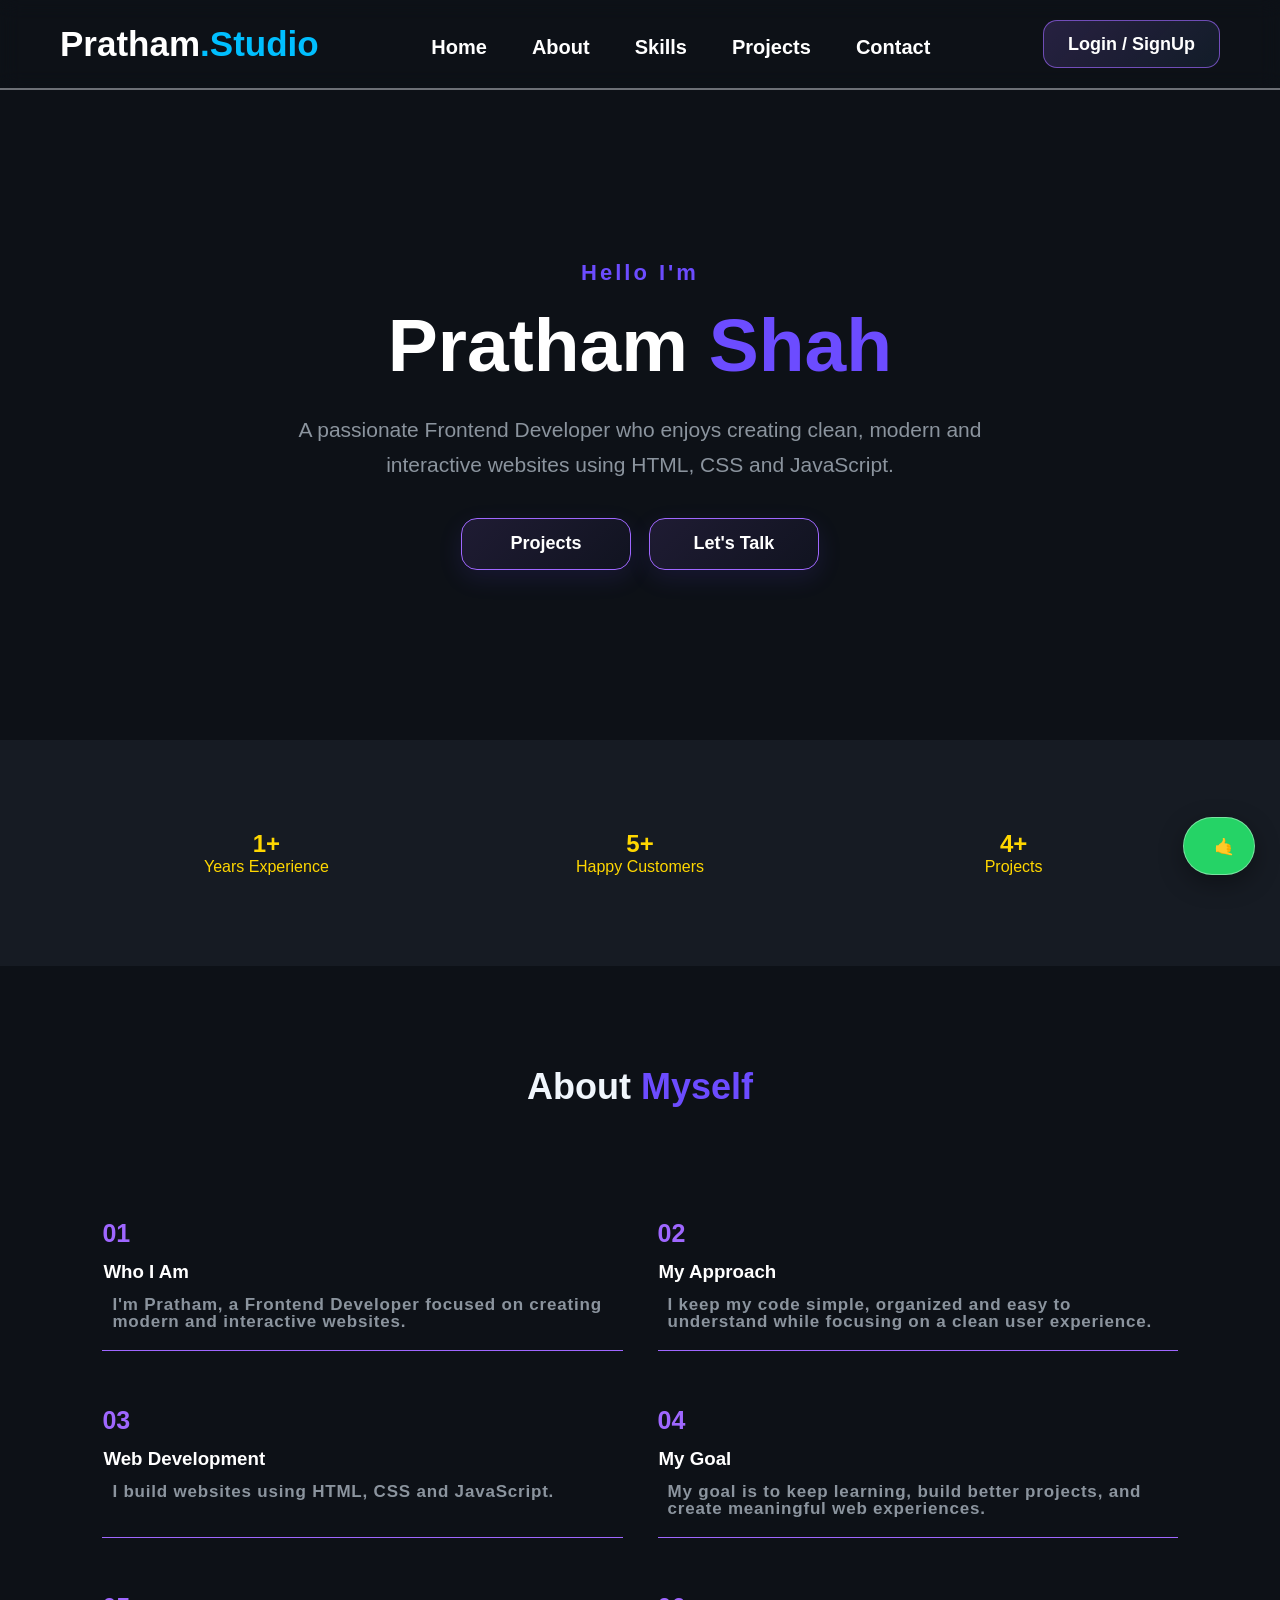
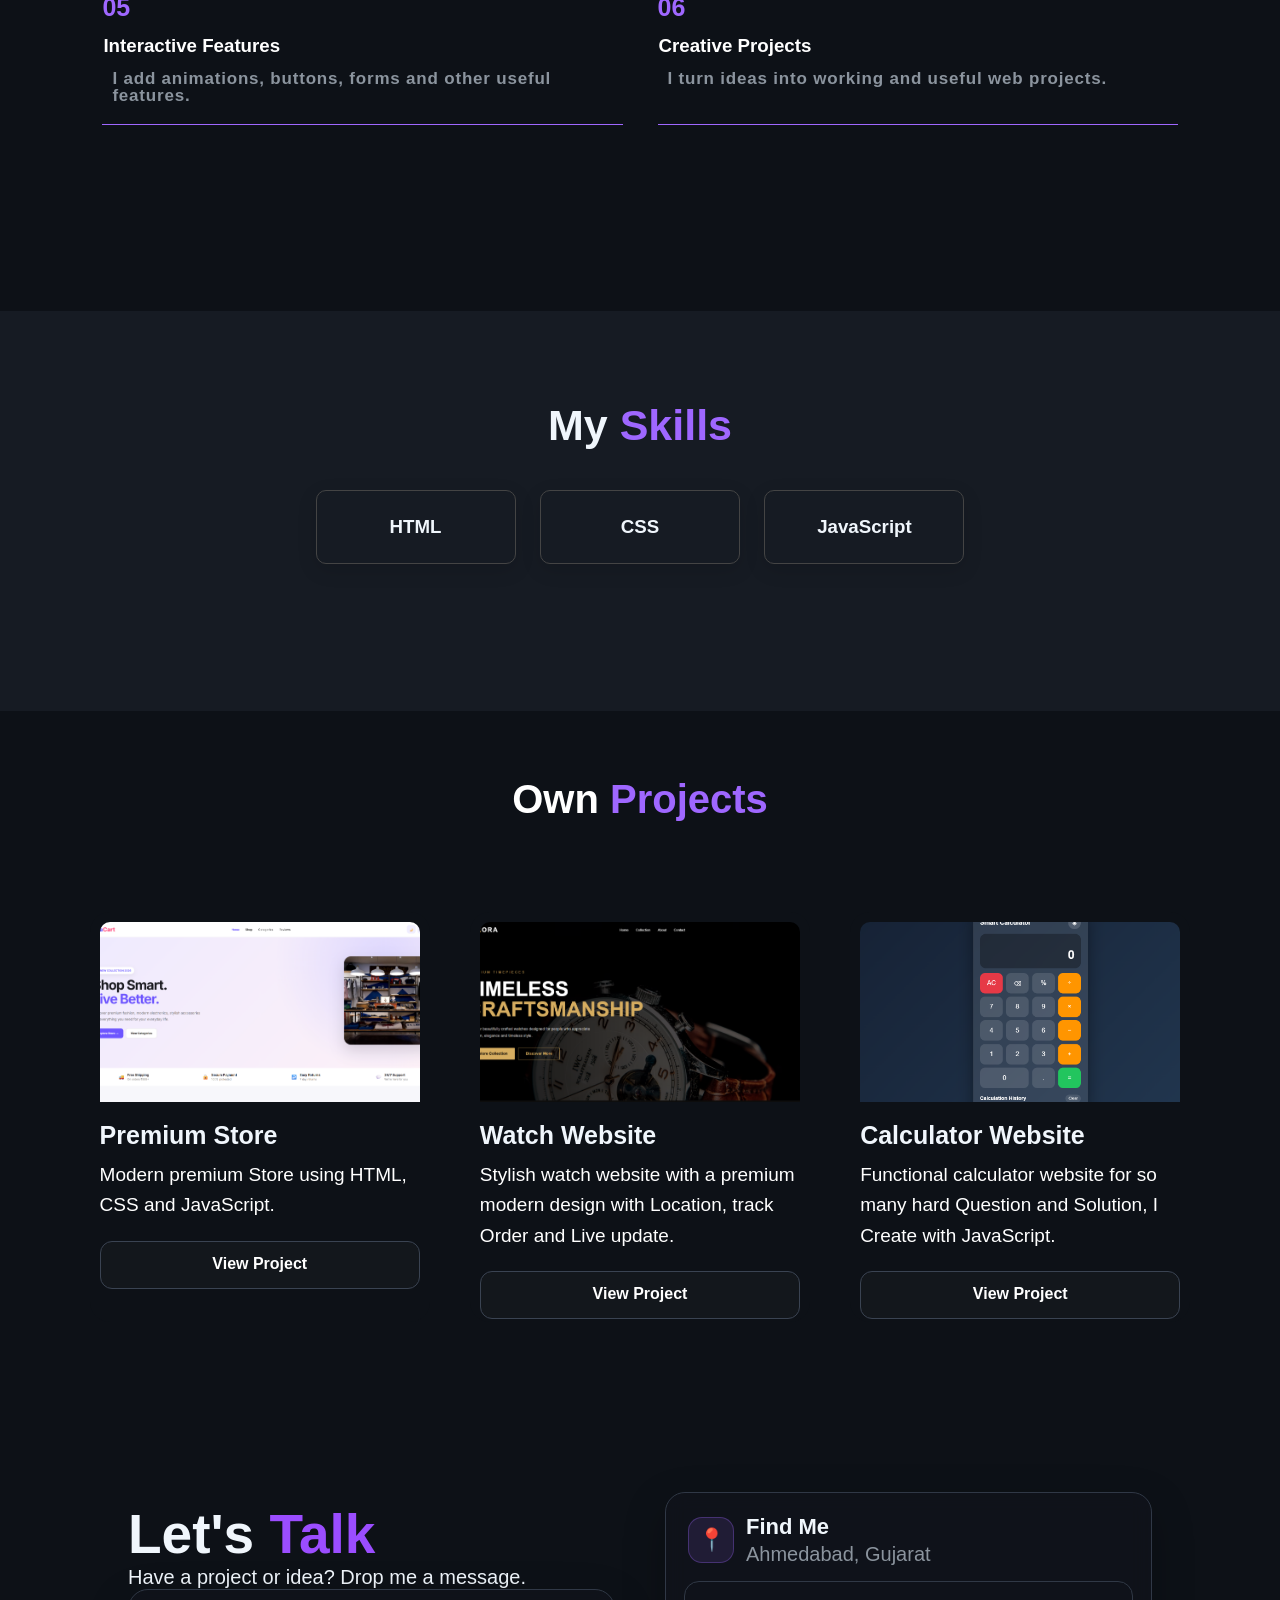
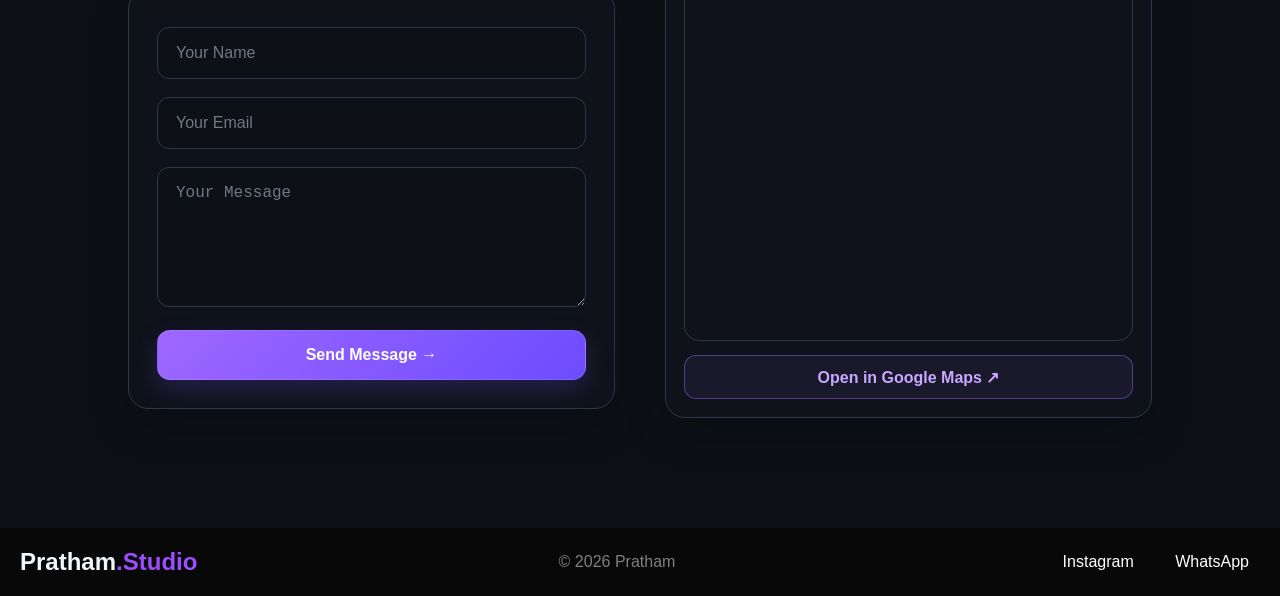
<file: index.html>
<!DOCTYPE html>
<html lang="en">

<head>
    <meta charset="UTF-8">
    <meta name="viewport" content="width=device-width, initial-scale=1.0">
    <title>My Website</title>
    <link rel="stylesheet" href="style1.css">
</head>

<body>

    <!-- NAVBAR -->

    <nav>
        <div class="a1">
            Pratham<span>.Studio</span>
        </div>

        <ul class="a2">
            <li><a href="#" id="l1">Home</a></li>
            <li><a href="#c1" id="l2">About</a></li>
            <li><a href="#z1" id="l3">Skills</a></li>
            <li><a href="#d2" id="l4">Projects</a></li>
            <li><a href="#contact" id="l5">Contact</a></li>
        </ul>

        <a href="login.html" class="a3">Login / SignUp</a>
    </nav>

    <!-- hero -->

    <section class="b1">
        <div id="b2">
            <div class="b3">Hello I'm</div>
            <h1>Pratham <span>Shah</span></h1>
            <p>A passionate Frontend Developer who enjoys
                creating clean, modern and interactive websites
                using HTML, CSS and JavaScript.</p>
            <div>
                <button type="button" class="b4" onclick="location.href='#d2'">Projects</button>&nbsp;&nbsp;&nbsp;
                <button type="button" class="b4"onclick="location.href='#contact'">Let's Talk</button>
            </div>
        </div>
    </section>

    <!-- My experience -->

    <section class="stats">

        <div class="stat">
            <h2>1+</h2>
            <p>Years Experience</p>
        </div>

        <div class="stat">
            <h2>5+</h2>
            <p>Happy Customers</p>
        </div>

        <div class="stat">
            <h2>4+</h2>
            <p>Projects</p>
        </div>

    </section>

    <!-- About -->

    <section id="c1">
        <div class="c2-title">
            <h2>About <span>Myself</span></h2>
        </div>
        <br><br>
        <div class="c3">
            <div>
                <span>01</span>
                <h3>Who I Am</h3>
                <p>I'm Pratham, a Frontend Developer focused on creating modern and interactive websites.</p>
            </div>
            <div>
                <span>02</span>
                <h3>My Approach</h3>
                <p>I keep my code simple, organized and easy to understand while focusing on a clean user experience.
                </p>
            </div>
            <div>
                <span>03</span>
                <h3>Web Development</h3>
                <p>I build websites using HTML, CSS and JavaScript.</p>
            </div>
            <div>
                <span>04</span>
                <h3>My Goal</h3>
                <p>My goal is to keep learning, build better projects, and create meaningful web experiences.</p>
            </div>
            <div>
                <span>05</span>
                <h3>Interactive Features</h3>
                <p>I add animations, buttons, forms and other useful features.</p>
            </div>
            <div>
                <span>06</span>
                <h3>Creative Projects</h3>
                <p>I turn ideas into working and useful web projects.</p>
            </div>
        </div>
    </section>
    <br><br>
    <section class="skills">
        <div id="z1">
            <h2>My <span>Skills</span></h2>
        </div>

        <div class="skill-box" onmouseenter="showText('html')" onmouseleave="hideText()">
            <h3>HTML</h3>
        </div>

        <div class="skill-box" onmouseenter="showText('css')" onmouseleave="hideText()">
            <h3>CSS</h3>
        </div>

        <div class="skill-box" onmouseenter="showText('js')" onmouseleave="hideText()">
            <h3>JavaScript</h3>
        </div>

        <p id="skill-text"></p>

    </section>
    <br><br>
    <div>
        <h1 id="d2">Own <span>Projects</span></h1>
    </div>

    <section class="d1" id="d1">

        <div>
            <img src="Screenshot 2026-09-14 160848.png" alt="Frontend Website">
            <h3>Premium Store</h3>
            <p>Modern premium Store using HTML, CSS and JavaScript.</p>
            <a href="Premium Store.html" target="_blank">View Project</a>
        </div>

        <div>
            <img src="Screenshot 2026-08-30 172807.png" alt="Watch Website">
            <h3>Watch Website</h3>
            <p>Stylish watch website with a premium modern design with Location, track Order and Live update.</p>
            <a href="watch.html">View Project</a>
        </div>

        <div>
            <img src="Screenshot 2026-08-30 172733.png" alt="Calculator Website">
            <h3>Calculator Website</h3>
            <p>Functional calculator website for so many hard Question and Solution, I Create with JavaScript.</p>
            <a href="Calculator.html">View Project</a>
        </div>

    </section>

    <!-- Contact Section -->

    <section class="contact" id="contact">

        <div class="contact-left">
            <h2>Let's <span>Talk</span></h2>
            <p>Have a project or idea? Drop me a message.</p>

            <form>
                <input type="text" placeholder="Your Name">
                <input type="email" placeholder="Your Email">
                <textarea placeholder="Your Message"></textarea>
                <button type="submit">Send Message →</button>
            </form>
        </div>

        <div class="contact-map">
            <div class="map-card">
                <div class="map-heading">
                    <span class="map-dot">📍</span>
                    <div>
                        <h3>Find Me</h3>
                        <p>Ahmedabad, Gujarat</p>
                    </div>
                </div>

                <div class="map-frame">
                    <iframe
                        src="https://www.openstreetmap.org/export/embed.html?bbox=72.45%2C22.95%2C72.70%2C23.15&amp;layer=mapnik&amp;marker=23.0225%2C72.5714"
                        loading="lazy" title="Map showing Ahmedabad, Gujarat">
                    </iframe>
                </div>

                <a class="map-link" href="https://www.google.com/maps/search/?api=1&amp;query=Ahmedabad%2C%20Gujarat"
                    target="_blank" rel="noopener noreferrer">
                    Open in Google Maps ↗
                </a>
            </div>
        </div>

    </section>


    <!-- WhatsApp Floating Button -->
    <a href="https://wa.me/91XXXXXXXXXX?text=Hello%20Pratham%2C%20I%20want%20to%20know%20more%20about%20your%20services."
        target="_blank" rel="noopener noreferrer" class="whatsapp-btn" aria-label="Chat on WhatsApp">
        <i class="fa-brands fa-whatsapp"></i>
        <span>🤙</span>
    </a>

    <!-- Footer -->

    <footer>
        <div class="footer">

            <h2>Pratham<span>.Studio</span></h2>

            <p>© 2026 Pratham</p>

            <div class="icons">
                <a href="#">Instagram</a>
                <a href="#">WhatsApp</a>
            </div>

        </div>
    </footer>

    <script src="script.js"></script>
</body>

</html>
</file>
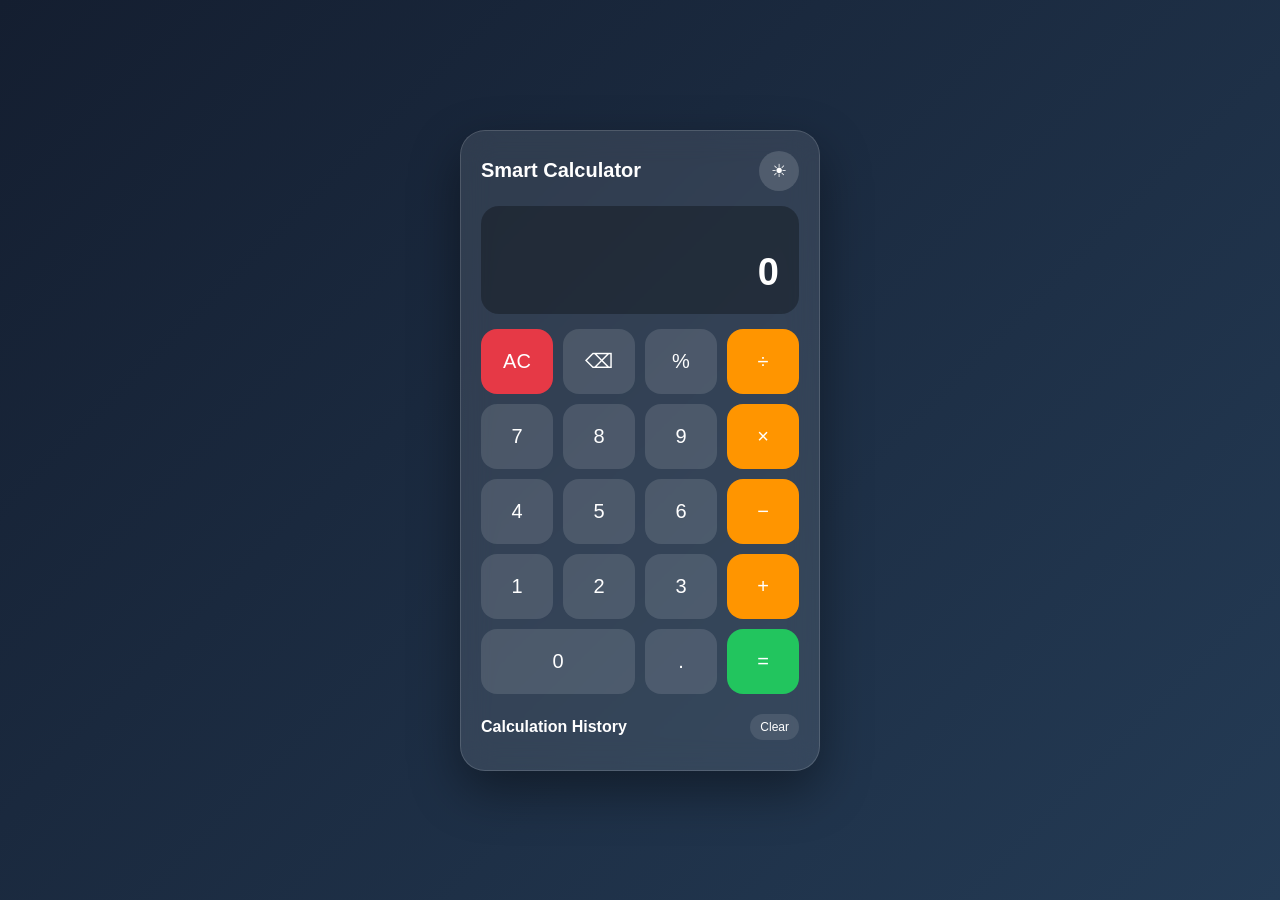
<file: Calculator.html>
<!DOCTYPE html>
<html lang="en">
<head>
    <meta charset="UTF-8">
    <meta name="viewport" content="width=device-width, initial-scale=1.0">
    <title>Smart Calculator</title>

    <style>
        * {
            margin: 0;
            padding: 0;
            box-sizing: border-box;
            font-family: Arial, sans-serif;
        }

        body {
            min-height: 100vh;
            display: flex;
            justify-content: center;
            align-items: center;
            background: linear-gradient(135deg, #141e30, #243b55);
            padding: 20px;
        }

        .calculator {
            width: 360px;
            max-width: 100%;
            background: rgba(255, 255, 255, 0.1);
            backdrop-filter: blur(15px);
            border: 1px solid rgba(255,255,255,0.15);
            border-radius: 25px;
            padding: 20px;
            box-shadow: 0 20px 50px rgba(0,0,0,0.4);
        }

        .top {
            display: flex;
            justify-content: space-between;
            align-items: center;
            color: white;
            margin-bottom: 15px;
        }

        .top h2 {
            font-size: 20px;
        }

        .theme {
            border: none;
            background: rgba(255,255,255,0.15);
            color: white;
            width: 40px;
            height: 40px;
            border-radius: 50%;
            cursor: pointer;
            font-size: 18px;
        }

        .display {
            background: rgba(0,0,0,0.3);
            border-radius: 18px;
            padding: 20px;
            margin-bottom: 15px;
            text-align: right;
            color: white;
            min-height: 105px;
            display: flex;
            flex-direction: column;
            justify-content: flex-end;
            overflow: hidden;
        }

        #expression {
            font-size: 18px;
            color: #aaa;
            min-height: 25px;
        }

        #result {
            font-size: 38px;
            font-weight: bold;
            overflow-x: auto;
            white-space: nowrap;
        }

        .buttons {
            display: grid;
            grid-template-columns: repeat(4, 1fr);
            gap: 10px;
        }

        button {
            height: 65px;
            border: none;
            border-radius: 16px;
            font-size: 20px;
            cursor: pointer;
            color: white;
            background: rgba(255,255,255,0.12);
            transition: 0.15s;
        }

        button:hover {
            background: rgba(255,255,255,0.22);
            transform: translateY(-2px);
        }

        button:active {
            transform: scale(0.94);
        }

        .operator {
            background: #ff9500;
        }

        .operator:hover {
            background: #ffad32;
        }

        .clear {
            background: #e63946;
        }

        .equal {
            background: #22c55e;
        }

        .zero {
            grid-column: span 2;
        }

        .history {
            margin-top: 20px;
            color: white;
        }

        .history-header {
            display: flex;
            justify-content: space-between;
            align-items: center;
            margin-bottom: 10px;
        }

        .history-header h3 {
            font-size: 16px;
        }

        .clear-history {
            height: auto;
            padding: 6px 10px;
            font-size: 12px;
            background: rgba(255,255,255,0.1);
        }

        #historyList {
            max-height: 120px;
            overflow-y: auto;
        }

        .history-item {
            background: rgba(255,255,255,0.08);
            padding: 9px 12px;
            border-radius: 10px;
            margin-bottom: 6px;
            font-size: 14px;
            display: flex;
            justify-content: space-between;
        }

        /* Light Mode */
        body.light {
            background: linear-gradient(135deg, #e0eafc, #cfdef3);
        }

        body.light .calculator {
            background: rgba(255,255,255,0.55);
            border-color: rgba(0,0,0,0.1);
        }

        body.light .top,
        body.light button,
        body.light .history {
            color: #222;
        }

        body.light .display {
            background: rgba(255,255,255,0.6);
            color: #111;
        }

        body.light #expression {
            color: #666;
        }

        body.light button {
            background: rgba(0,0,0,0.08);
        }

        body.light button:hover {
            background: rgba(0,0,0,0.14);
        }

        body.light .operator,
        body.light .clear,
        body.light .equal {
            color: white;
        }

        @media (max-width: 400px) {
            .calculator {
                padding: 15px;
            }

            button {
                height: 58px;
            }

            #result {
                font-size: 32px;
            }
        }
    </style>
</head>

<body>

<div class="calculator">

    <div class="top">
        <h2>Smart Calculator</h2>
        <button class="theme" onclick="toggleTheme()">☀</button>
    </div>

    <div class="display">
        <div id="expression"></div>
        <div id="result">0</div>
    </div>

    <div class="buttons">

        <button class="clear" onclick="clearCalculator()">AC</button>
        <button onclick="deleteLast()">⌫</button>
        <button onclick="percentage()">%</button>
        <button class="operator" onclick="addOperator('/')">÷</button>

        <button onclick="addNumber('7')">7</button>
        <button onclick="addNumber('8')">8</button>
        <button onclick="addNumber('9')">9</button>
        <button class="operator" onclick="addOperator('*')">×</button>

        <button onclick="addNumber('4')">4</button>
        <button onclick="addNumber('5')">5</button>
        <button onclick="addNumber('6')">6</button>
        <button class="operator" onclick="addOperator('-')">−</button>

        <button onclick="addNumber('1')">1</button>
        <button onclick="addNumber('2')">2</button>
        <button onclick="addNumber('3')">3</button>
        <button class="operator" onclick="addOperator('+')">+</button>

        <button class="zero" onclick="addNumber('0')">0</button>
        <button onclick="addDecimal()">.</button>
        <button class="equal" onclick="calculate()">=</button>

    </div>

    <div class="history">
        <div class="history-header">
            <h3>Calculation History</h3>
            <button class="clear-history" onclick="clearHistory()">Clear</button>
        </div>

        <div id="historyList"></div>
    </div>

</div>

<script>

    let currentInput = "";
    let expression = "";

    const resultDisplay = document.getElementById("result");
    const expressionDisplay = document.getElementById("expression");
    const historyList = document.getElementById("historyList");

    function updateDisplay() {
        resultDisplay.textContent = currentInput || "0";
        expressionDisplay.textContent = expression;
    }

    function addNumber(number) {
        if (currentInput === "Error") {
            currentInput = "";
        }

        currentInput += number;
        updateDisplay();
    }

    function addDecimal() {

        let parts = currentInput.split(/[+\-*/]/);
        let lastNumber = parts[parts.length - 1];

        if (!lastNumber.includes(".")) {
            currentInput += ".";
        }

        updateDisplay();
    }

    function addOperator(operator) {

        if (currentInput === "" || currentInput === "Error") {
            return;
        }

        let lastCharacter = currentInput.slice(-1);

        if ("+-*/".includes(lastCharacter)) {
            currentInput = currentInput.slice(0, -1);
        }

        currentInput += operator;
        updateDisplay();
    }

    function clearCalculator() {
        currentInput = "";
        expression = "";
        updateDisplay();
    }

    function deleteLast() {
        currentInput = currentInput.slice(0, -1);
        updateDisplay();
    }

    function percentage() {

        if (currentInput === "") return;

        let match = currentInput.match(/(\d+\.?\d*)$/);

        if (match) {
            let number = parseFloat(match[1]);
            let percent = number / 100;

            currentInput =
                currentInput.slice(0, match.index) + percent;
        }

        updateDisplay();
    }

    function calculate() {

        if (!currentInput) return;

        try {

            let safeExpression = currentInput;

            let lastCharacter = safeExpression.slice(-1);

            if ("+-*/".includes(lastCharacter)) {
                safeExpression = safeExpression.slice(0, -1);
            }

            expression = currentInput;

            let answer = Function(
                '"use strict"; return (' + safeExpression + ')'
            )();

            if (!isFinite(answer)) {
                throw new Error();
            }

            answer = Number.isInteger(answer)
                ? answer
                : Number(answer.toFixed(10));

            currentInput = answer.toString();

            addHistory(expression, answer);

            updateDisplay();

        } catch (error) {

            currentInput = "Error";
            expression = "";
            updateDisplay();

        }
    }

    function addHistory(exp, answer) {

        const item = document.createElement("div");

        item.className = "history-item";

        item.innerHTML = `
            <span>${formatExpression(exp)}</span>
            <strong>${answer}</strong>
        `;

        historyList.prepend(item);

        if (historyList.children.length > 10) {
            historyList.removeChild(historyList.lastChild);
        }
    }

    function clearHistory() {
        historyList.innerHTML = "";
    }

    function formatExpression(exp) {
        return exp
            .replace(/\*/g, "×")
            .replace(/\//g, "÷")
            .replace(/-/g, "−");
    }

    function toggleTheme() {
        document.body.classList.toggle("light");

        const themeButton = document.querySelector(".theme");

        if (document.body.classList.contains("light")) {
            themeButton.textContent = "🌙";
        } else {
            themeButton.textContent = "☀";
        }
    }

    /* Keyboard Support */

    document.addEventListener("keydown", function(event) {

        const key = event.key;

        if (!isNaN(key)) {
            addNumber(key);
        }

        else if (key === ".") {
            addDecimal();
        }

        else if ("+-*/".includes(key)) {
            addOperator(key);
        }

        else if (key === "Enter" || key === "=") {
            calculate();
        }

        else if (key === "Backspace") {
            deleteLast();
        }

        else if (key === "Escape") {
            clearCalculator();
        }

        else if (key === "%") {
            percentage();
        }

    });

    updateDisplay();

</script>

</body>
</html>
</file>
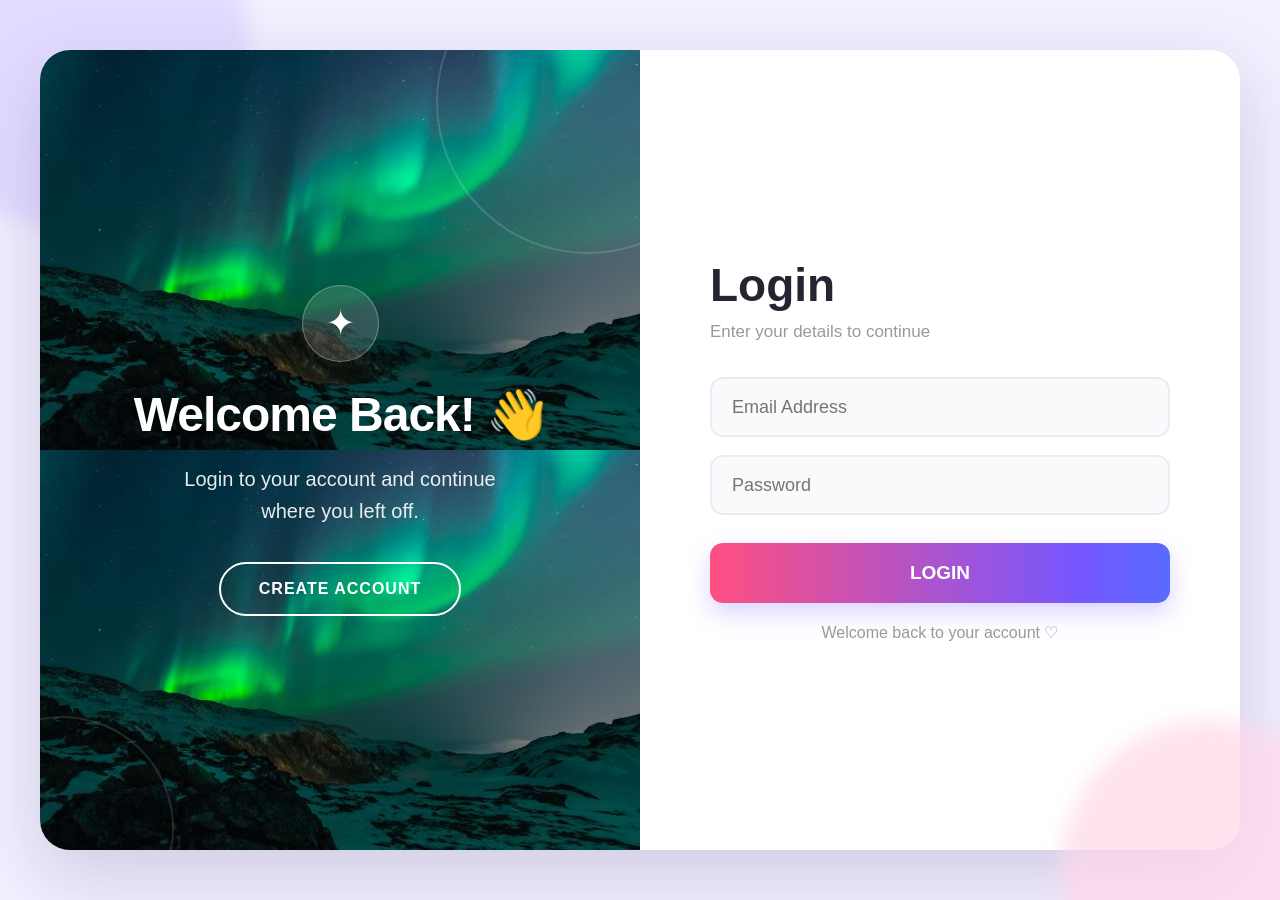
<file: login.html>
<!DOCTYPE html>
<html lang="en">

<head>

    <meta charset="UTF-8">
    <meta name="viewport" content="width=device-width, initial-scale=1.0">

    <title>Login & Sign Up</title>

    <style>
        * {
            margin: 0;
            padding: 0;
            box-sizing: border-box;
        }

        body {
            min-height: 100vh;

            display: flex;
            justify-content: center;
            align-items: center;

            font-family: Arial, sans-serif;

            background: #f2efff;

            overflow: hidden;
        }


        /* Background decoration */

        body::before {
            content: "";

            position: fixed;

            width: 350px;
            height: 350px;

            background: #dcd3ff;

            border-radius: 50%;

            top: -120px;
            left: -100px;

            filter: blur(10px);

            opacity: .7;
        }


        body::after {
            content: "";

            position: fixed;

            width: 300px;
            height: 300px;

            background: #ffd8e9;

            border-radius: 50%;

            bottom: -120px;
            right: -80px;

            filter: blur(10px);

            opacity: .7;
        }


        /* MAIN CARD */

        .p1 {
            position: relative;

            width: 1200px;
            height: 800px;

            background: white;

            border-radius: 30px;

            overflow: hidden;

            box-shadow:
                0 25px 70px rgba(55, 40, 100, .18);

            animation: show .8s ease;
        }


        /* TOGGLE */

        .p2 {
            display: none;
        }


        /* PURPLE PANEL */

        .p3 {
            position: absolute;

            z-index: 5;

            width: 50%;
            height: 100%;

            left: 0;
            top: 0;

            /* background:
                linear-gradient(
                    145deg,
                    #6952ff,
                    #875cff,
                    #b36cff
                ); */

            background-image: url(hero.jpg);

            transition: .8s cubic-bezier(.77, 0, .18, 1);

            overflow: hidden;
        }


        /* PANEL CIRCLES */

        .p3::before {
            content: "";

            position: absolute;

            width: 300px;
            height: 300px;

            border-radius: 50%;

            border: 2px solid rgba(255, 255, 255, .15);

            top: -100px;
            right: -100px;
        }


        .p3::after {
            content: "";

            position: absolute;

            width: 220px;
            height: 220px;

            border-radius: 50%;

            border: 2px solid rgba(255, 255, 255, .12);

            bottom: -90px;
            left: -90px;
        }


        /* PANEL MOVE */

        .p2:checked~.p3 {
            transform: translateX(100%);
        }


        /* WELCOME */

        .p4 {
            position: absolute;

            z-index: 6;

            width: 50%;
            height: 100%;

            top: 0;

            display: flex;

            flex-direction: column;

            justify-content: center;

            align-items: center;

            text-align: center;

            padding: 50px;

            color: white;

            transition: .7s ease;
        }


        /* LOGIN WELCOME */

        .p4.p5 {
            left: 0;

            opacity: 1;

            transform: translateX(0);
        }


        /* SIGNUP WELCOME */

        .p4.p6 {
            left: 50%;

            opacity: 0;

            transform: translateX(60%);
        }


        /* WELCOME CHANGE */

        .p2:checked~.p4.p5 {
            opacity: 0;

            transform: translateX(-60%);
        }


        .p2:checked~.p4.p6 {
            opacity: 1;

            transform: translateX(0);
        }


        /* ICON */

        .p4::before {
            content: "✦";

            width: 75px;
            height: 75px;

            display: flex;

            justify-content: center;
            align-items: center;

            margin-bottom: 25px;

            border-radius: 50%;

            background: rgba(255, 255, 255, .14);

            border: 1px solid rgba(255, 255, 255, .3);

            font-size: 35px;

            animation: rotate 4s infinite ease-in-out;
        }



        /* WELCOME TITLE */

        .p4 h1 {
            font-size: 48px;

            margin-bottom: 20px;

            letter-spacing: -1px;
        }


        /* WELCOME TEXT */

        .p4 p {
            font-size: 20px;

            line-height: 1.6;

            max-width: 360px;

            margin-bottom: 35px;

            color: rgba(255, 255, 255, .9);
        }


        /* SWITCH BUTTON */

        .p4 label {
            padding: 16px 38px;

            border: 2px solid white;

            border-radius: 50px;

            font-size: 16px;

            font-weight: bold;

            letter-spacing: 1px;

            cursor: pointer;

            transition: .3s;
        }


        .p4 label:hover {
            background: white;

            color: #7457ff;

            transform: translateY(-4px);

            box-shadow: 0 12px 25px rgba(0, 0, 0, .15);
        }


        /* FORM */

        .p7 {
            position: absolute;

            width: 50%;
            height: 100%;

            top: 0;

            display: flex;

            flex-direction: column;

            justify-content: center;

            padding: 70px;

            transition: .7s ease;
        }


        /* LOGIN FORM */

        .p7.p5 {
            left: 50%;

            opacity: 1;

            transform: translateX(0);
        }


        /* SIGNUP FORM */

        .p7.p6 {
            left: 0;

            opacity: 0;

            transform: translateX(-60%);
        }


        /* FORM CHANGE */

        .p2:checked~.p7.p5 {
            opacity: 0;

            transform: translateX(60%);
        }


        .p2:checked~.p7.p6 {
            opacity: 1;

            transform: translateX(0);
        }


        /* FORM TITLE */

        .p7 h1 {
            font-size: 46px;

            color: #282332;

            margin-bottom: 10px;
        }


        /* FORM SUBTITLE */

        .p7 h3 {
            font-size: 17px;

            font-weight: normal;

            color: #999;

            margin-bottom: 35px;
        }


        /* INPUT */

        .p7 input {
            width: 100%;

            height: 60px;

            padding: 0 20px;

            margin-bottom: 18px;

            border: 2px solid #eeeaf5;

            border-radius: 13px;

            background: #faf9fc;

            outline: none;

            font-size: 18px;

            transition: .3s;
        }


        .p7 input:focus {
            background: white;

            border-color: #7959ff;

            box-shadow:
                0 0 0 4px rgba(121, 89, 255, .1);

            transform: translateY(-2px);
        }


        /* BUTTON */

        .p7 button {
            width: 100%;

            height: 60px;

            margin-top: 10px;

            border: none;

            border-radius: 13px;

            /* background:
                linear-gradient(
                    135deg,
                    #7054ff,
                    #a45cff
                ); */
            background: linear-gradient(90deg,
                    #ff4f81,
                    #7657ff,
                    #00a8ff,
                    #00b894,
                    #e84393,
                    #ff4f81);

            background-size: 400% 100%;

            animation: buttonColor 8s infinite linear;

            transition: 0.3s ease;

            @keyframes buttonColor {

                0% {
                    background-position: 0% 50%;
                }

                50% {
                    background-position: 100% 50%;
                }

                100% {
                    background-position: 0% 50%;
                }

            }


            color: white;

            font-size: 19px;

            font-weight: bold;

            cursor: pointer;

            transition: .3s;

            box-shadow: 0 10px 25px rgba(112, 84, 255, .25);
        }


        .p7 button:hover {
            transform: translateY(-4px);

            box-shadow:
                0 15px 30px rgba(112, 84, 255, .35);
        }

        /* CLICK */

        .p7 button:active {
            transform: scale(0.96);
        }


        /* BOTTOM TEXT */

        .p8 {
            text-align: center;

            margin-top: 20px;

            font-size: 16px;

            color: #999;
        }

        /* ===============================
   BACKGROUND BLUR OVERLAY
================================ */

.blur-overlay {
    position: fixed;
    top: 0;
    left: 0;

    width: 100%;
    height: 100%;

    background: rgba(255, 255, 255, 0.08);

    backdrop-filter: blur(8px);
    -webkit-backdrop-filter: blur(8px);

    z-index: 9998;

    opacity: 0;
    pointer-events: none;

    transition: 0.4s ease;
}

.blur-overlay.show {
    opacity: 1;
    pointer-events: all;
}


/* ===============================
   SUCCESS POPUP
================================ */

.success-popup {
    position: fixed;

    top: 50%;
    left: 50%;

    width: 420px;

    padding: 45px 35px;

    background: white;

    border-radius: 25px;

    text-align: center;

    z-index: 99999;

    opacity: 0;

    transform: translate(-50%, -50%) scale(0.6);

    transition: 0.4s ease;

    box-shadow: 0 25px 70px rgba(0, 0, 0, 0.30);
}

.success-popup.show {
    opacity: 1;

    transform: translate(-50%, -50%) scale(1);
}


/* ===============================
   GREEN CHECK
================================ */

.success-icon {
    width: 80px;
    height: 80px;

    margin: 0 auto 20px;

    display: flex;
    justify-content: center;
    align-items: center;

    background: #22c55e;

    color: white;

    border-radius: 50%;

    font-size: 45px;
    font-weight: bold;

    animation:
        tickAnimation 0.7s ease,
        greenGlow 1.5s infinite;
}


/* ===============================
   POPUP TITLE
================================ */

.success-popup h2 {
    font-size: 28px;

    color: #292333;

    margin-bottom: 12px;
}


/* ===============================
   POPUP TEXT
================================ */

.success-popup p {
    font-size: 17px;

    color: #888;

    line-height: 1.6;

    margin-bottom: 25px;
}


/* ===============================
   OK BUTTON
================================ */

.close-popup {
    border: none;

    padding: 13px 40px;

    border-radius: 12px;

    background: #22c55e;

    color: white;

    font-size: 17px;

    font-weight: bold;

    cursor: pointer;

    transition: 0.3s ease;
}

.close-popup:hover {
    transform: translateY(-3px);

    box-shadow:
        0 10px 25px
        rgba(34, 197, 94, 0.35);
}

.close-popup:active {
    transform: scale(0.94);
}


/* ===============================
   CHECK ANIMATION
================================ */

@keyframes tickAnimation {

    0% {
        transform: scale(0) rotate(-45deg);
    }

    60% {
        transform: scale(1.15) rotate(10deg);
    }

    100% {
        transform: scale(1) rotate(0);
    }

}


/* ===============================
   GREEN GLOW
================================ */

@keyframes greenGlow {

    0%, 100% {
        box-shadow:
            0 0 0 0
            rgba(34, 197, 94, 0.4);
    }

    50% {
        box-shadow:
            0 0 0 15px
            rgba(34, 197, 94, 0);
    }

}

    </style>

</head>


<body>


    <div class="p1">


        <!-- TOGGLE -->

        <input type="checkbox" id="m1" class="p2">


        <!-- PURPLE PANEL -->

        <div class="p3"></div>


        <!-- LOGIN WELCOME -->

        <div class="p4 p5">

            <h1>Welcome Back! 👋</h1>

            <p>
                Login to your account
                and continue where you left off.
            </p>

            <label for="m1">
                CREATE ACCOUNT
            </label>

        </div>


        <!-- SIGN UP WELCOME -->

        <div class="p4 p6">

            <h1>Hello There! ✨</h1>

            <p>
                Create a new account
                and start your journey with us.
            </p>

            <label for="m1">
                LOGIN
            </label>

        </div>


        <!-- LOGIN FORM -->

        <div class="p7 p5">

            <h1>Login</h1>

            <h3>
                Enter your details to continue
            </h3>

            <form>

                <input type="email" placeholder="Email Address" required>

                <input type="password" placeholder="Password" required>

                <button type="submit">
                    LOGIN
                </button>

            </form>

            <div class="p8">
                Welcome back to your account ♡
            </div>

        </div>


        <!-- SIGN UP FORM -->

        <div class="p7 p6">

            <h1>Create Account</h1>

            <h3>
                Fill in your details to get started
            </h3>

            <form>

                <input type="text" placeholder="Full Name" required>

                <input type="email" placeholder="Email Address" required>

                <input type="password" placeholder="Create Password" required>

                <button type="submit">
                    CREATE ACCOUNT
                </button>

            </form>

            <div class="p8">
                Let's create something amazing ✨
            </div>

        </div>


    </div>

<script src="script.js"></script>
</body>

</html>
</file>
<file: style1.css>
:root {
            --bg: #0D1117;
            --navbar: #484f5872;
            --primary: #238636;
            --accent: #58A6FF;
            --text: #F0F6FC;
            --muted: #8B949E;
        }

        * {
            margin: 0;
            padding: 0;
            box-sizing: border-box;
        }

        .unkempt-regular {
            font-family: "Unkempt", cursive;
            font-weight: 400;
            font-style: normal;
        }

        .unkempt-bold {
            font-family: "Unkempt", cursive;
            font-weight: 700;
            font-style: normal;
        }


        section {
            padding: 90px 7%;
        }

        .stats {
            background: #161b23;
            display: grid;
            grid-template-columns: repeat(3, 1fr);
            text-align: center;
            gap: 20px;
            color: gold;

        }

        html {
            scroll-behavior: smooth;
        }

        body {
            font-family: Arial, sans-serif;
            background: var(--bg);
            color: var(--text);
        }

        /* NAVBAR */
        nav {
            width: 100%;
            height: 90px;
            display: flex;
            align-items: center;
            justify-content: space-between;
            padding: 0 60px;
            position: sticky;
            top: 0;
            z-index: 1000;
            border-bottom: 2px solid #6d7076;
            background: var(--navbar);
            background: transparent;
            backdrop-filter: blur(10px);
            font-size: 30px;
        }

        /* LOGO */
        .a1 {
            color: white;
            font-size: 35px;
            font-weight: bold;
        }

        .a1 span {
            color: #00bfff;
        }

        /* MENU */
        .a2 {
            display: flex;
            gap: 15px;
            list-style: none;
        }
        

        .a2 li a {
            color: white;
            padding: 8px 15px;
            text-decoration: none;
            font-size: 20px;
            font-weight: bold;
            border-radius: 35px;
            transition: 0.2s;
        }

        .a2 li a:hover {
            color: #ffffff;
            background: #9F67FF;
            padding: 14px 38px;
            font-size: 24px;
            border-radius: 50px;
        }


        /* BUTTON */
        .a3 {
            padding: 16px 30px;
            font-size: 18px;
            border-radius: 20px;
            text-decoration: none;
            font-weight: bold;
            transition: 0.3s;
            color: #FFFFFF;
            border: 1px solid white;
            transition: 0.3s;
        }

        .a3:hover {
            /* background: #0f8beb; */
            background: #9F67FF;
            color: #ffffFF;
            transition: .3s;
        }

        #c1,
        #z1,
        #d2,
        #contact {
            scroll-margin-top: 110px;
        }

        /* hero */

        /* .b1 {
     height: 620px;
     display: flex;
     align-items: center;
     padding: 0 10%;
     position: relative;
     overflow: hidden;
 }

 .b2 {
     width: 650px;
     animation: slideUp 1s ease;
 }

 h1 {
     color: white;
 }

 .b3 {
     color: #6c4cff;
     font-weight: bold;
     letter-spacing: 2px;
     margin-bottom: 15px;
 }

 .b1 h1 {
     font-size: 62px;
     line-height: 1.1;
     margin-bottom: 20px;
 }

 .b1 h1 span {
     color: #6c4cff;
 }

 .b1 p {
     font-size: 19px;
     color: #666;
     line-height: 1.7;
     width: 570px;
 }

 .b4 {
     margin-top: 35px;
 }

 .b4 {
     display: inline-flex;
     padding: 15px 30px;
     border-radius: 30px;
     text-decoration: none;
     font-weight: bold;
     font-size: 17px;
     transition: 0.3s;
     background: scroll;
     color: #26bee5;
     border-radius: 35px;
     border: none;
     transition: 0.3s ease;
 }

 .b4:hover {
     background: #0f8beb;
     color: #ffffff;
     text-decoration: none;
     transition: .3s;
 } */

        /* HERO */

        .b1 {
            min-height: 650px;
            display: flex;
            align-items: center;
            justify-content: center;
            text-align: center;
            padding: 80px 10%;
            position: relative;
            overflow: hidden;
        }

        .b2 {
            width: 800px;
            animation: slideUp 1s ease;
        }

        /* Hello I'm */
        .b3 {
            color: #6c4cff;
            font-size: 22px;
            font-weight: bold;
            letter-spacing: 3px;
            margin-bottom: 18px;
        }

        /* Main Heading */
        .b1 h1 {
            color: white;
            font-size: 75px;
            line-height: 1.1;
            margin-bottom: 25px;
        }

        .b1 h1 span {
            color: #6c4cff;
        }

        /* Paragraph */
        .b1 p {
            font-size: 21px;
            color: #8B949E;
            line-height: 1.7;
            width: 700px;
            max-width: 100%;
            margin: auto;
        }

        /* Buttons */
        .b4 {
            display: inline-flex;
            align-items: center;
            justify-content: center;
            margin-top: 35px;
            padding: 16px 35px;
            border-radius: 35px;
            font-weight: bold;
            font-size: 18px;
            background: transparent;
            color: #26bee5;
            border: 1px solid #26bee5;
            cursor: pointer;
            transition: 0.3s ease;
        }

        .b4:hover {
            background: #0f8beb;
            color: white;
            transform: translateY(-4px);
            box-shadow: 0 8px 25px rgba(15, 139, 235, 0.3);
        }

        @keyframes slideUp {
            from {
                opacity: 0;
                transform: translateY(40px);
            }

            to {
                opacity: 1;
                transform: translateY(0);
            }
        }

        /* About */

        #c1 {
            padding: 100px 8%;
        }

        .c2-title {
            text-align: center;
            margin-bottom: 55px;
        }

        .c2-title h2 {
            font-size: 36px;
            margin-bottom: 10px;
        }

        .c2-title span {
            color: #6c4cff;
        }

        .c3 {
            display: grid;
            grid-template-columns: repeat(2, 1fr);
            gap: 35px;

        }

        .c3 div {
            border-bottom: 1px solid #9F67FF;
            padding: 20px 0;
            gap: 20px;
            font-weight: bold;
        }

        .c3 span {
            color: #9F67FF;
            font-size: 25px;
        }

        .c3 h3 {
            color: white;
            margin: 13px 1px;
        }

        .c3 p {
            color: #8B949E;
            line-height: 1;
            margin: 0 10px;
            font-size: 17px;
            letter-spacing: 0.8px;
        }

        /* skills */

        .skills {
            text-align: center;
            justify-content: center;
            background: #161b23;
            height: 400px;
            width: 100%;
            margin: auto;
            margin-top: 50px;
            margin-bottom: 30px;
        }

        .skills h2 {
            font-size: 43px;
        }

        .skills span {
            color: #9F67FF;
        }

        .skill-box {
            display: inline-block;
            width: 200px;
            padding: 25px;
            margin: 10px;
            border: 1px solid #444;
            border-radius: 10px;
            text-align: center;
            margin-top: 40px;
            transition: 0.8s;
        }

        .skill-box:hover {
            background: #9b4dff;
            color: white;
            transition: 0.3s;
        }

        /* h1 */

        #d2 {
            margin: 0;
            font-size: 40px;
            text-align: center;
            /* margin-top: 100px;
     margin-bottom: 100px; */
            color: white;
        }

        #d2 span {
            color: #9F67FF;
        }

        /* PROJECT */

        .d1 {
            display: flex;
            gap: 40px;
            justify-content: center;
        }

        .d1>div {
            width: 250px;
            height: 200px;
            background: var(--bg);
            padding: 10px 10px;
            border-radius: 20px;
            box-sizing: border-box;
            height: 410px;
            width: 500px;

        }

        .d1>div:hover {
            color: #FFFFFF;
        }

        .d1>div>img {
            font-size: 40px;
            margin-bottom: 15px;
        }

        .d1 h3 {
            margin-bottom: 10px;
            font-size: 25px;
        }

        .d1 p {
            line-height: 1.6;
            font-size: 19px;
            color: white;
        }

        .d1 img {
            width: 100%;
            height: 180px;
            object-fit: cover;
            border-radius: 10px 10px 0 0;
        }

        .d1 a {
            display: block;
            margin-top: 25px;
            padding: 13px;
            color: rgb(255, 255, 255);
            text-align: center;
            text-decoration: none;
            border-radius: 8px;
            font-weight: bolder;
            transition: 0.3s;
        }

        .d1 a:hover {
            /* transform: translateY(-3px); */
            background: #9F67FF;
            color: var(--bg);
            font-weight: bolder;
            padding: 25px 30px;
        }

        /* Contact */

        .contact {
            display: flex;
            gap: 50px;
            padding: 80px 10%;
            align-items: center;
            /* margin-top: 120px;
     margin-bottom: 120px; */
        }

        .contact-left {
            width: 50%;
            min-width: 0;
        }

        .contact-map {
            width: 50%;
            min-width: 0;
        }

        .map-card {
            padding: 18px;
            background: rgba(17, 20, 28, 0.78);
            border: 1px solid #303846;
            border-radius: 20px;
            box-shadow: 0 15px 40px rgba(0, 0, 0, 0.25);
            backdrop-filter: blur(10px);
            transition: transform .35s ease, border-color .35s ease, box-shadow .35s ease;
        }

        .map-card:hover {
            transform: translateY(-5px);
            border-color: rgba(159, 103, 255, .65);
            box-shadow: 0 18px 45px rgba(108, 76, 255, .18);
        }

        .map-heading {
            display: flex;
            align-items: center;
            gap: 12px;
            margin: 3px 4px 15px;
        }

        .map-dot {
            width: 46px;
            height: 46px;
            display: grid;
            place-items: center;
            border-radius: 14px;
            background: rgba(159, 103, 255, .12);
            border: 1px solid rgba(159, 103, 255, .3);
            font-size: 22px;
        }

        .map-heading h3 {
            margin: 0 0 3px;
            font-size: 22px;
        }

        .map-heading p {
            margin: 0;
            color: #8b949e;
            font-size: 14px;
        }

        .map-frame {
            width: 100%;
            height: 360px;
            overflow: hidden;
            border-radius: 15px;
            border: 1px solid #303846;
        }

        .map-frame iframe {
            width: 100%;
            height: 100%;
            border: 0;
            display: block;
        }

        .map-link {
            display: flex;
            align-items: center;
            justify-content: center;
            width: 100%;
            min-height: 48px;
            margin-top: 14px;
            padding: 12px 18px;
            box-sizing: border-box;
            border: 1px solid rgba(159, 103, 255, .55);
            border-radius: 13px;
            background: linear-gradient(135deg, rgba(159, 103, 255, .14), rgba(88, 166, 255, .08));
            color: white;
            text-decoration: none;
            font-weight: 600;
            transition: transform .3s ease, background .3s ease, box-shadow .3s ease;
        }

        .map-link:hover {
            transform: translateY(-3px);
            background: linear-gradient(135deg, #9f67ff, #6c4cff);
            box-shadow: 0 10px 25px rgba(159, 103, 255, .25);
        }

        .contact h2 {
            font-size: 55px;
        }

        .contact h2 span {
            color: #9b4dff;
        }

        .contact p {
            font-size: 20px;
        }

        /* =========================
           CONTACT FORM
        ========================= */

        .contact form {
            width: 100%;
            padding: 28px;
            background: rgba(17, 20, 28, 0.78);
            border: 1px solid #303846;
            border-radius: 20px;
            box-shadow: 0 15px 40px rgba(0, 0, 0, 0.25);
            backdrop-filter: blur(10px);
        }

        .contact input,
        .contact textarea {
            width: 100%;
            padding: 16px 18px;
            margin: 9px 0;
            background: #0d1117;
            color: white;
            border: 1px solid #303846;
            border-radius: 12px;
            outline: none;
            font-size: 16px;
            transition: border-color 0.3s ease, box-shadow 0.3s ease, transform 0.3s ease;
        }

        .contact input:focus,
        .contact textarea:focus {
            border-color: #9F67FF;
            box-shadow: 0 0 0 3px rgba(159, 103, 255, 0.12), 0 0 18px rgba(159, 103, 255, 0.15);
            transform: translateY(-2px);
        }

        .contact input::placeholder,
        .contact textarea::placeholder {
            color: #6f7885;
        }

        .contact textarea {
            height: 140px;
            resize: vertical;
        }

        .contact button {
            width: 100%;
            margin-top: 10px;
            padding: 15px;
            background: linear-gradient(135deg, #9F67FF, #6c4cff);
            color: white;
            border: none;
            border-radius: 12px;
            font-size: 17px;
            font-weight: bold;
            cursor: pointer;
            transition: 0.3s ease;
            box-shadow: 0 8px 20px rgba(108, 76, 255, 0.25);
        }

        .contact button:hover {
            transform: translateY(-3px);
            box-shadow: 0 10px 30px rgba(159, 103, 255, 0.45);
        }

        .contact button:active {
            transform: scale(0.98);
        }

        /* =========================
           WHATSAPP GLOW BUTTON
        ========================= */

        .whatsapp-btn {
            position: fixed;
            right: 25px;
            bottom: 25px;
            min-width: 58px;
            height: 58px;
            padding: 0 20px;
            display: flex;
            align-items: center;
            justify-content: center;
            gap: 10px;
            background: #25D366;
            color: white;
            border-radius: 50px;
            text-decoration: none;
            font-size: 16px;
            font-weight: bold;
            border: 2px solid rgba(255, 255, 255, 0.35);
            box-shadow: 0 0 10px rgba(37, 211, 102, 0.45), 0 0 25px rgba(37, 211, 102, 0.25), 0 8px 25px rgba(0, 0, 0, 0.35);
            z-index: 9999;
            transition: all 0.35s ease;
            animation: whatsappPulse 2.5s infinite;
        }

        .whatsapp-btn i {
            font-size: 30px;
        }

        .whatsapp-btn:hover {
            transform: translateY(-6px) scale(1.06);
            background: #20c961;
            box-shadow: 0 0 18px rgba(37, 211, 102, 0.8), 0 0 40px rgba(37, 211, 102, 0.45), 0 12px 30px rgba(0, 0, 0, 0.4);
        }

        @keyframes whatsappPulse {

            0%,
            100% {
                box-shadow: 0 0 10px rgba(37, 211, 102, 0.45), 0 0 25px rgba(37, 211, 102, 0.25), 0 8px 25px rgba(0, 0, 0, 0.35);
            }

            50% {
                box-shadow: 0 0 18px rgba(37, 211, 102, 0.75), 0 0 40px rgba(37, 211, 102, 0.45), 0 10px 30px rgba(0, 0, 0, 0.35);
            }
        }

        @media (max-width: 900px) {
            .contact {
                gap: 30px;
                padding-left: 6%;
                padding-right: 6%;
            }

            .contact-left,
            .contact-map {
                width: 50%;
            }

            .map-frame {
                height: 330px;
            }
        }

        @media (max-width: 700px) {
            .contact {
                flex-direction: column;
                padding: 60px 6%;
            }

            .contact-left,
            .contact-map {
                width: 100%;
            }

            .contact h2 {
                font-size: 40px;
            }

            .contact form {
                padding: 20px;
                box-sizing: border-box;
            }

            .map-frame {
                height: 300px;
            }
        }

        @media (max-width: 600px) {
            .whatsapp-btn {
                right: 18px;
                bottom: 18px;
                width: 58px;
                min-width: 58px;
                height: 58px;
                padding: 0;
                border-radius: 50%;
            }

            .whatsapp-btn span {
                display: none;
            }
        }

        /* footer */

        footer {
            padding: 15px 20px;
            background: #080808;
            margin-top: 30px;
        }

        .footer {
            display: flex;
            align-items: center;
            justify-content: space-between;
        }

        .footer h2 span {
            color: #9b4dff;
        }

        .footer p {
            color: gray;
        }

        .icons a {
            color: white;
            text-decoration: none;
            margin-left: 15px;
        }

        .icons a:hover {
            color: #9b4dff;
        }

        /* ===== GLOBAL BUTTON UPGRADE ===== */
        button,
        .a3,
        .b4,
        .d1 a,
        .map-link,
        .icons a,
        .whatsapp-btn {
            -webkit-tap-highlight-color: transparent;
        }

        .a3,
        .b4,
        .d1 a,
        .map-link {
            position: relative;
            overflow: hidden;
        }

        .a2::before,
        .a3::before,
        .b4::before,
        .d1 a::before,
        .map-link::before {
            content: "";
            position: absolute;
            top: 0;
            left: -120%;
            width: 70%;
            height: 100%;
            background: linear-gradient(90deg,
                    transparent,
                    rgba(255, 255, 255, .20),
                    transparent);
            transform: skewX(-20deg);
            transition: left .55s ease;
        }

        .a3:hover::before,
        .b4:hover::before,
        .d1 a:hover::before,
        .map-link:hover::before {
            left: 140%;
        }

        /* Navbar CTA */
        .a3 {
            display: inline-flex;
            align-items: center;
            justify-content: center;
            min-height: 48px;
            padding: 12px 24px;
            border: 1px solid rgba(159, 103, 255, .65);
            border-radius: 14px;
            background: linear-gradient(135deg, rgba(159, 103, 255, .18), rgba(88, 166, 255, .08));
            box-shadow: 0 0 0 rgba(159, 103, 255, 0);
            transition: transform .3s ease, box-shadow .3s ease, background .3s ease;
        }

        .a3:hover {
            background: linear-gradient(135deg, #9f67ff, #6c4cff);
            transform: translateY(-3px);
            box-shadow: 0 10px 28px rgba(159, 103, 255, .28);
        }

        /* Hero CTA */
        .b4 {
            min-width: 170px;
            min-height: 52px;
            padding: 14px 28px;
            border: 1px solid #9f67ff;
            border-radius: 16px;
            background: linear-gradient(135deg, rgba(159, 103, 255, .12), rgba(108, 76, 255, .04));
            color: #fff;
            box-shadow: 0 8px 24px rgba(108, 76, 255, .12);
        }

        .b4:hover {
            background: linear-gradient(135deg, #9f67ff, #6c4cff);
            color: #fff;
            transform: translateY(-4px);
            box-shadow: 0 14px 32px rgba(159, 103, 255, .32);
        }

        /* Project buttons */
        .d1 a {
            position: relative;
            min-height: 48px;
            padding: 13px 18px;
            margin-top: 20px;
            border: 1px solid #3a4352;
            background: rgba(255, 255, 255, .025);
            color: #fff;
            border-radius: 12px;
            transition: transform .3s ease, background .3s ease, border-color .3s ease, box-shadow .3s ease;
        }

        .d1 a:hover {
            background: linear-gradient(135deg, #9f67ff, #6c4cff);
            border-color: #9f67ff;
            color: #fff;
            padding: 13px 18px;
            transform: translateY(-3px);
            box-shadow: 0 10px 24px rgba(159, 103, 255, .25);
        }

        /* Contact submit */
        .contact button {
            position: relative;
            overflow: hidden;
            min-height: 50px;
            padding: 14px 25px;
            border: 1px solid rgba(255, 255, 255, .10);
            border-radius: 13px;
            background: linear-gradient(135deg, #9f67ff, #6c4cff);
            color: #fff;
            font-size: 16px;
            font-weight: 700;
            cursor: pointer;
            box-shadow: 0 10px 25px rgba(108, 76, 255, .22);
            transition: transform .3s ease, box-shadow .3s ease, filter .3s ease;
        }

        .contact button:hover {
            transform: translateY(-3px);
            filter: brightness(1.08);
            box-shadow: 0 14px 32px rgba(108, 76, 255, .38);
        }

        .contact button:active {
            transform: translateY(0) scale(.98);
        }

        /* Map button */
        .map-link {
            min-height: 44px;
            padding: 11px 18px;
            border: 1px solid rgba(159, 103, 255, .45);
            border-radius: 12px;
            background: rgba(159, 103, 255, .08);
            color: #c7a7ff;
            transition: transform .3s ease, background .3s ease, box-shadow .3s ease;
        }

        .map-link:hover {
            background: #9f67ff;
            color: #fff;
            transform: translateX(4px);
            box-shadow: 0 8px 20px rgba(159, 103, 255, .25);
        }

        /* Skill cards feel clickable */
        .skill-box {
            cursor: pointer;
            box-shadow: 0 6px 20px rgba(0, 0, 0, .12);
        }

        .skill-box:hover {
            transform: translateY(-6px);
            box-shadow: 0 12px 28px rgba(159, 103, 255, .22);
        }

        /* WhatsApp */
        .whatsapp-btn {
            border: 1px solid rgba(255, 255, 255, .38);
            box-shadow:
                0 0 0 0 rgba(37, 211, 102, .30),
                0 8px 25px rgba(0, 0, 0, .35);
            animation: waGlow 2.8s ease-in-out infinite;
        }

        @keyframes waGlow {

            0%,
            100% {
                box-shadow:
                    0 0 0 0 rgba(37, 211, 102, .22),
                    0 8px 25px rgba(0, 0, 0, .35);
            }

            50% {
                box-shadow:
                    0 0 0 8px rgba(37, 211, 102, 0),
                    0 10px 30px rgba(37, 211, 102, .28);
            }
        }

        /* Footer links */
        .icons a {
            display: inline-flex;
            align-items: center;
            min-height: 38px;
            padding: 7px 11px;
            border-radius: 10px;
            transition: transform .25s ease, background .25s ease, color .25s ease;
        }

        .icons a:hover {
            background: rgba(159, 103, 255, .12);
            color: #c7a7ff;
            transform: translateY(-2px);
        }

        /* Better mobile sizing */
        @media (max-width: 700px) {
            .a3 {
                min-height: 44px;
                padding: 10px 16px;
                font-size: 15px;
            }

            .b4 {
                width: min(100%, 240px);
            }

            .d1 a,
            .map-link,
            .contact button {
                min-height: 48px;
            }
        }

        /* Accessibility */
        @media (prefers-reduced-motion: reduce) {

            *,
            *::before,
            *::after {
                animation-duration: .01ms !important;
                animation-iteration-count: 1 !important;
                scroll-behavior: auto !important;
                transition-duration: .01ms !important;
            }
        }
/* =========================================
   MOBILE + TABLET RESPONSIVE
========================================= */

/* TABLET */
@media (max-width: 900px) {

    nav {
        height: auto;
        min-height: 75px;
        padding: 15px 25px;
        flex-wrap: wrap;
        gap: 15px;
    }

    .a1 {
        font-size: 28px;
    }

    .a2 {
        gap: 5px;
        flex-wrap: wrap;
        justify-content: center;
    }

    .a2 li a {
        font-size: 16px;
        padding: 7px 10px;
    }

    .a2 li a:hover {
        padding: 9px 15px;
        font-size: 17px;
    }

    .a3 {
        padding: 10px 16px;
        font-size: 15px;
    }

    .b1 {
        min-height: 580px;
        padding: 70px 6%;
    }

    .b2 {
        width: 100%;
    }

    .b3 {
        font-size: 19px;
    }

    .b1 h1 {
        font-size: 55px;
    }

    .b1 p {
        width: 100%;
        font-size: 18px;
    }

    .c3 {
        grid-template-columns: 1fr;
        gap: 20px;
    }

    .d1 {
        flex-wrap: wrap;
    }

    .d1 > div {
        width: 45%;
        height: auto;
        min-height: 380px;
    }

    .contact {
        gap: 30px;
        padding-left: 6%;
        padding-right: 6%;
    }

    .contact-left,
    .contact-map {
        width: 50%;
    }
}


/* MOBILE */
@media (max-width: 600px) {

    /* NAVBAR */
    nav {
        position: sticky;
        top: 0;
        width: 100%;
        padding: 12px 15px;
        min-height: auto;
        justify-content: center;
        flex-direction: column;
        gap: 12px;
    }

    .a1 {
        font-size: 25px;
    }

    .a2 {
        width: 100%;
        display: flex;
        justify-content: center;
        gap: 4px;
    }

    .a2 li a {
        font-size: 13px;
        padding: 6px 8px;
    }

    .a2 li a:hover {
        padding: 8px 10px;
        font-size: 14px;
    }

    .a3 {
        width: 100%;
        max-width: 180px;
        min-height: 42px;
        padding: 9px 15px;
        font-size: 14px;
    }


    /* HERO */
    .b1 {
        min-height: 550px;
        padding: 60px 20px;
    }

    .b2 {
        width: 100%;
    }

    .b3 {
        font-size: 16px;
        letter-spacing: 2px;
    }

    .b1 h1 {
        font-size: 40px;
        line-height: 1.15;
    }

    .b1 p {
        width: 100%;
        font-size: 16px;
        line-height: 1.6;
    }

    .b4 {
        width: 100%;
        max-width: 220px;
        padding: 13px 20px;
        font-size: 16px;
    }


    /* ABOUT */
    #c1 {
        padding: 70px 20px;
    }

    .c2-title {
        margin-bottom: 35px;
    }

    .c2-title h2 {
        font-size: 30px;
    }

    .c3 {
        grid-template-columns: 1fr;
        gap: 10px;
    }

    .c3 div {
        padding: 18px 0;
    }

    .c3 span {
        font-size: 21px;
    }

    .c3 p {
        font-size: 15px;
        line-height: 1.5;
    }


    /* SKILLS */
    .skills {
        height: auto;
        min-height: 500px;
        padding: 60px 15px;
        margin-top: 20px;
    }

    .skills h2 {
        font-size: 32px;
    }

    .skill-box {
        width: 140px;
        padding: 20px 10px;
        margin: 7px;
    }


    /* PROJECTS */
    #d2 {
        font-size: 32px;
        padding: 60px 15px 30px;
    }

    .d1 {
        display: flex;
        flex-direction: column;
        align-items: center;
        gap: 25px;
        padding: 0 15px;
    }

    .d1 > div {
        width: 100%;
        max-width: 400px;
        height: auto;
        min-height: auto;
        padding: 10px;
    }

    .d1 img {
        width: 100%;
        height: 180px;
        object-fit: cover;
    }

    .d1 h3 {
        font-size: 22px;
    }

    .d1 p {
        font-size: 16px;
        line-height: 1.5;
    }


    /* CONTACT */
    .contact {
        flex-direction: column;
        width: 100%;
        padding: 60px 15px;
        gap: 30px;
    }

    .contact-left,
    .contact-map {
        width: 100%;
    }

    .contact h2 {
        font-size: 38px;
    }

    .contact p {
        font-size: 16px;
        line-height: 1.5;
    }

    .contact form {
        width: 100%;
        padding: 18px;
    }

    .contact input,
    .contact textarea {
        font-size: 15px;
        padding: 14px;
    }

    .contact textarea {
        height: 120px;
    }

    .map-card {
        padding: 12px;
    }

    .map-frame {
        height: 280px;
    }


    /* FOOTER */
    footer {
        padding: 25px 15px;
    }

    .footer {
        flex-direction: column;
        text-align: center;
        gap: 15px;
    }

    .icons {
        display: flex;
        justify-content: center;
        flex-wrap: wrap;
        gap: 5px;
    }

    .icons a {
        margin-left: 0;
    }


    /* WHATSAPP */
    .whatsapp-btn {
        right: 15px;
        bottom: 15px;
        width: 55px;
        height: 55px;
        min-width: 55px;
        padding: 0;
    }

    .whatsapp-btn span {
        display: none;
    }

    .whatsapp-btn i {
        font-size: 27px;
    }
}


/* VERY SMALL MOBILE */
@media (max-width: 380px) {

    .a1 {
        font-size: 22px;
    }

    .a2 li a {
        font-size: 11px;
        padding: 5px 6px;
    }

    .a3 {
        font-size: 13px;
        max-width: 150px;
    }

    .b1 h1 {
        font-size: 34px;
    }

    .b3 {
        font-size: 14px;
    }

    .b1 p {
        font-size: 14px;
    }

    .skill-box {
        width: 125px;
    }

    .contact h2 {
        font-size: 32px;
    }
}
</file>
